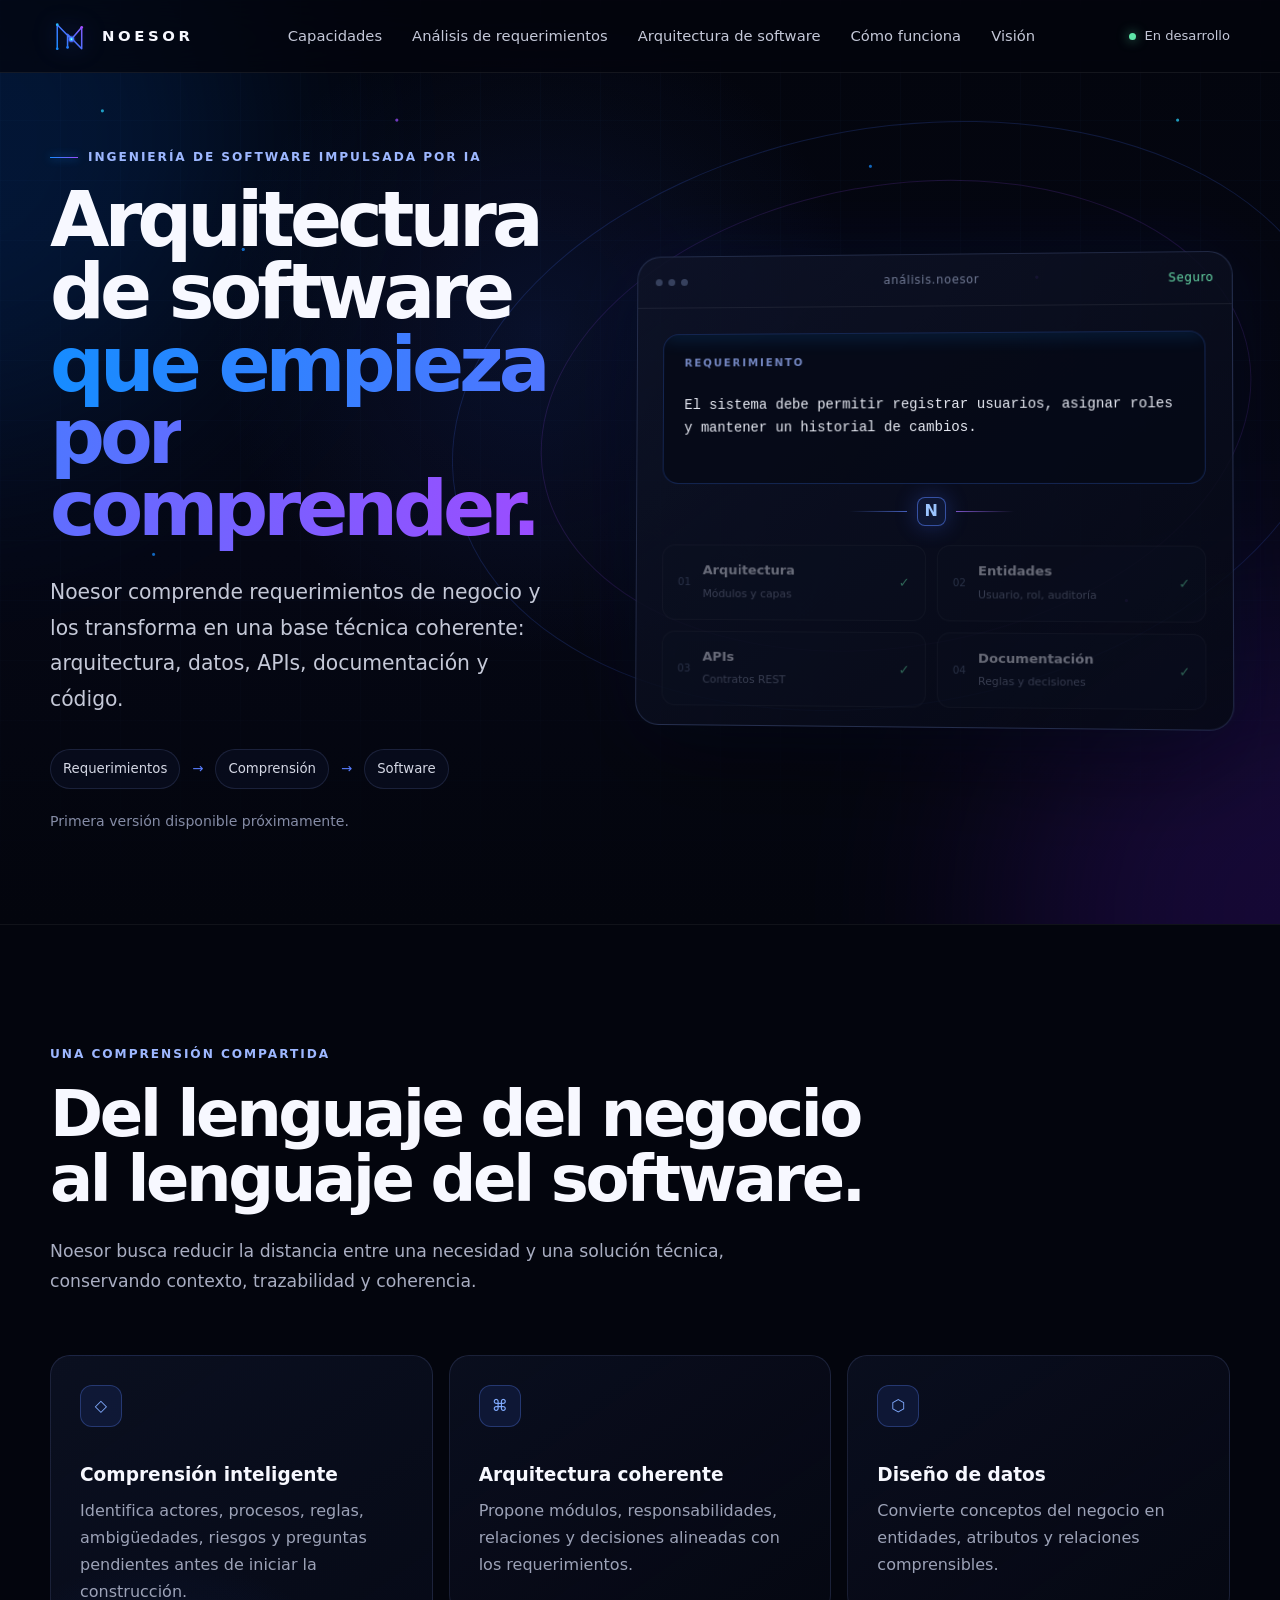
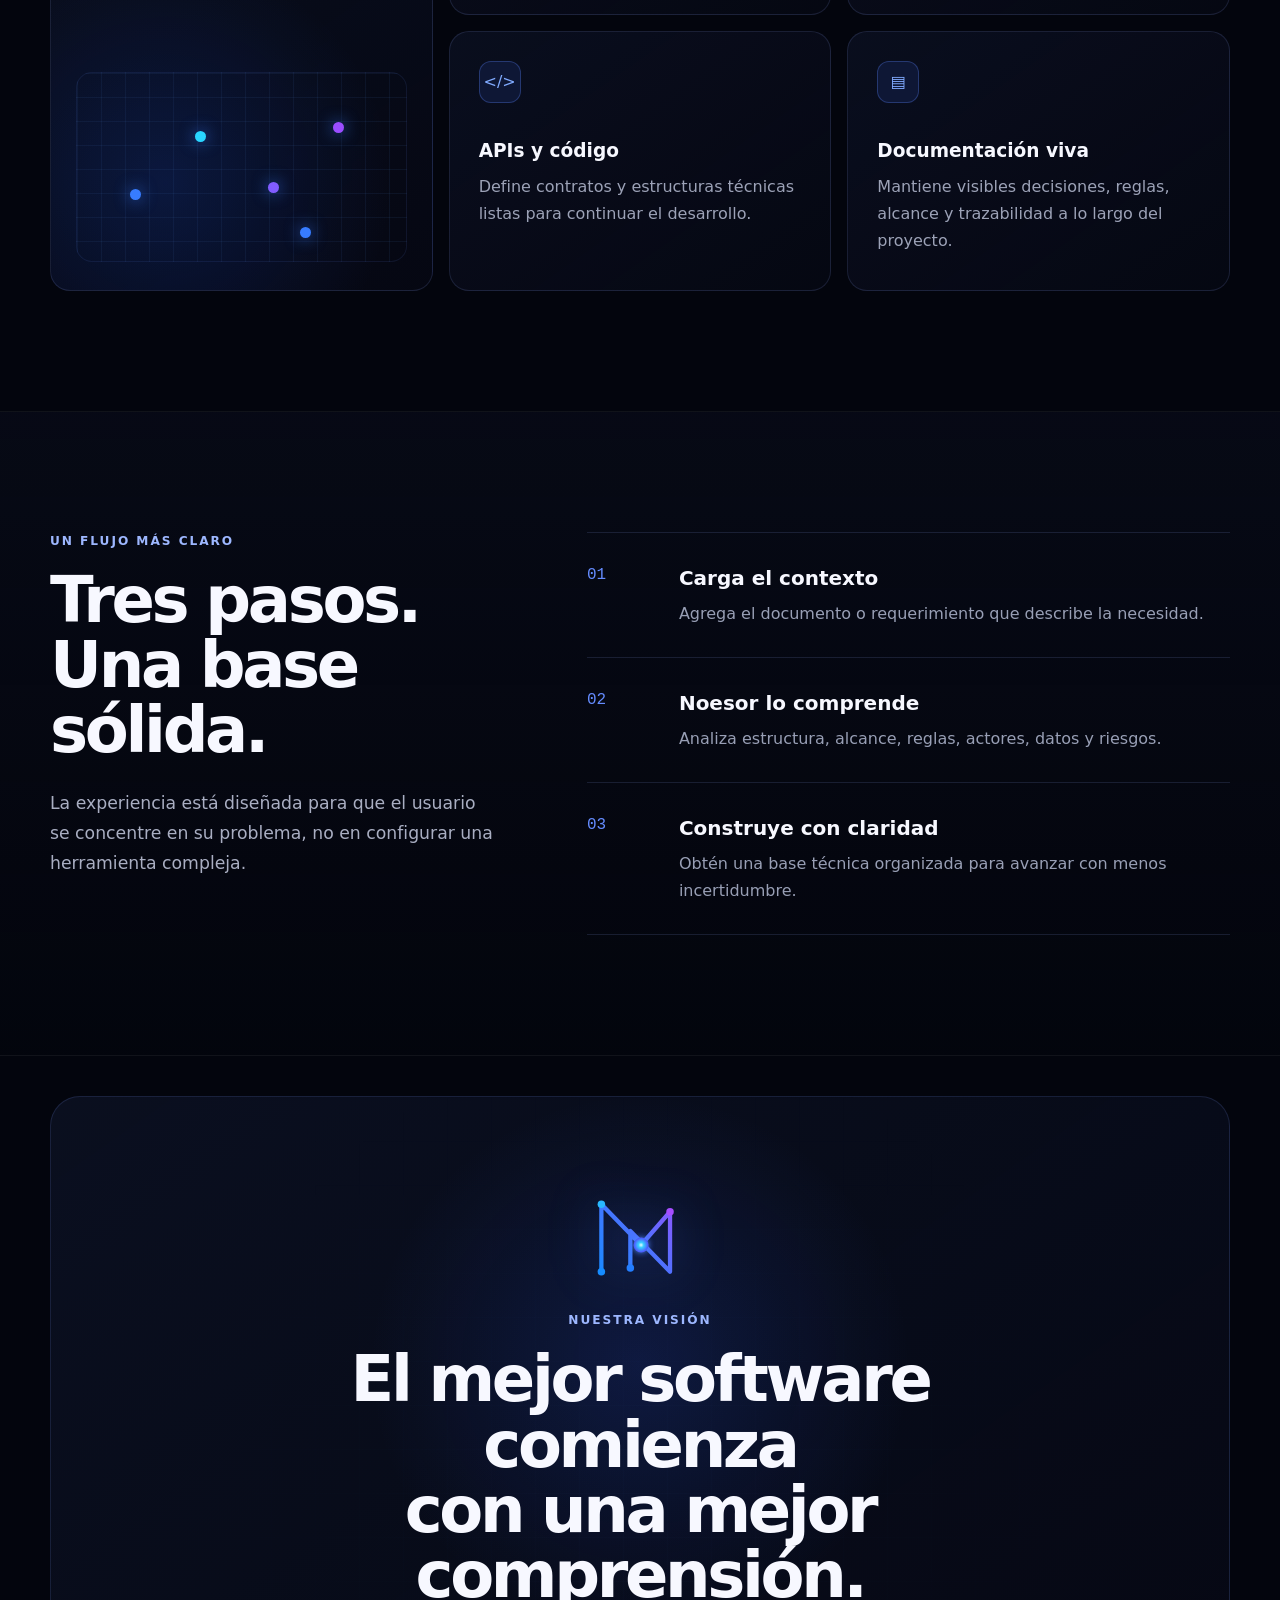
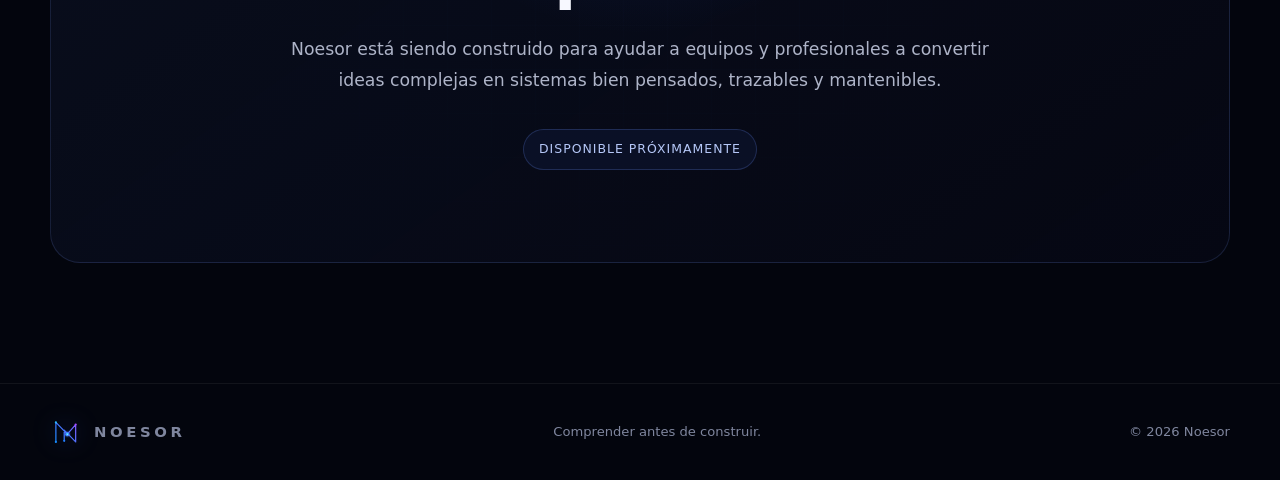
<file: index.html>
<!doctype html>
<html lang="es">
<head>
  <meta charset="utf-8">
  <meta name="viewport" content="width=device-width, initial-scale=1">
  <meta name="theme-color" content="#050713">
  <meta name="color-scheme" content="dark">

  <title>Noesor | IA para requisitos y arquitectura de software</title>

  <meta name="description" content="Noesor transforma requerimientos de software en arquitectura, modelos de datos, APIs, documentación técnica y código mediante inteligencia artificial.">

  <meta name="robots" content="index, follow, max-image-preview:large">

  <meta name="msvalidate.01" content="D009B9357BD03A535116526F1541DCE7" />

  <link rel="canonical" href="https://noesor.com/">

  <meta property="og:type" content="website">
  <meta property="og:locale" content="es_CO">
  <meta property="og:site_name" content="Noesor">
  <meta property="og:title" content="Noesor | Comprender antes de construir">
  <meta property="og:description" content="Transformamos requerimientos de software en arquitectura, modelos de datos, APIs, documentación técnica y código.">
  <meta property="og:url" content="https://noesor.com/">
  <meta property="og:image" content="https://noesor.com/assets/noesor-social.png">
  <meta property="og:image:width" content="1200">
  <meta property="og:image:height" content="630">
  <meta property="og:image:alt" content="Noesor: comprender antes de construir">

  <meta name="twitter:card" content="summary_large_image">
  <meta name="twitter:title" content="Noesor | Comprender antes de construir">
  <meta name="twitter:description" content="Ingeniería de software impulsada por inteligencia artificial.">
  <meta name="twitter:image" content="https://noesor.com/assets/noesor-social.png">

  <link rel="icon" href="favicon.svg" type="image/svg+xml">
  <link rel="manifest" href="site.webmanifest">
  <link rel="stylesheet" href="styles.css">

  <script type="application/ld+json">
  {
    "@context": "https://schema.org",
    "@type": "SoftwareApplication",
    "name": "Noesor",
    "applicationCategory": "DeveloperApplication",
    "operatingSystem": "Web",
    "url": "https://noesor.com/",
    "description": "Plataforma de inteligencia artificial para transformar requerimientos de software en arquitectura, modelos de datos, APIs, documentación técnica y código.",
    "inLanguage": "es"
  }
  </script>
</head>

<body>

  <a class="skip-link" href="#contenido">Saltar al contenido</a>

  <header class="site-header" id="inicio">
    <div class="container header-inner">

      <a class="brand" href="#inicio" aria-label="Ir al inicio de Noesor">
        <img src="assets/logo-noesor.svg" alt="" width="42" height="35">
        <span>NOESOR</span>
      </a>

      <nav aria-label="Navegación principal">
        <a href="#capacidades">Capacidades</a>
        <a href="/analisis-de-requerimientos/">Análisis de requerimientos</a>
        <a href="/arquitectura-de-software/">Arquitectura de software</a>
        <a href="#proceso">Cómo funciona</a>
        <a href="#vision">Visión</a>
      </nav>

      <span class="status">
        <i aria-hidden="true"></i>
        En desarrollo
      </span>

    </div>
  </header>

  <main id="contenido">

    <section class="hero" aria-labelledby="titulo-principal">

      <div class="grid" aria-hidden="true"></div>
      <div class="orb orb-blue" aria-hidden="true"></div>
      <div class="orb orb-purple" aria-hidden="true"></div>
      <div class="orbit orbit-one" aria-hidden="true"></div>
      <div class="orbit orbit-two" aria-hidden="true"></div>
      <div class="stars" aria-hidden="true"></div>

      <div class="container hero-layout">

        <div class="hero-copy">

          <p class="eyebrow">
            <span></span>
            Ingeniería de software impulsada por IA
          </p>

          <h1 id="titulo-principal">
            Arquitectura de software<br>
            <em>que empieza por comprender.</em>
          </h1>

          <p class="lead">
            Noesor comprende requerimientos de negocio y los transforma
            en una base técnica coherente: arquitectura, datos, APIs,
            documentación y código.
          </p>

          <div class="hero-signals" aria-label="Características principales">
            <span>Requerimientos</span>
            <b>→</b>
            <span>Comprensión</span>
            <b>→</b>
            <span>Software</span>
          </div>

          <p class="release-note">
            Primera versión disponible próximamente.
          </p>

        </div>

        <div class="demo-shell" aria-label="Demostración visual del análisis de Noesor">

          <div class="demo-topbar">

            <div class="window-dots" aria-hidden="true">
              <i></i>
              <i></i>
              <i></i>
            </div>

            <span>análisis.noesor</span>

            <span class="secure">
              Seguro
            </span>

          </div>

          <div class="demo-body">

            <div class="input-card">

              <div class="card-label">
                REQUERIMIENTO
              </div>

              <p id="requirement-text" aria-live="polite">
                El sistema debe permitir registrar usuarios, asignar roles
                y mantener un historial de cambios.
              </p>

              <div class="scan-line" aria-hidden="true"></div>

            </div>

            <div class="ai-bridge" aria-hidden="true">
              <span></span>
              <strong>N</strong>
              <span></span>
            </div>

            <div class="results-grid">

              <article>
                <i>01</i>
                <div>
                  <strong>Arquitectura</strong>
                  <small>Módulos y capas</small>
                </div>
                <b>✓</b>
              </article>

              <article>
                <i>02</i>
                <div>
                  <strong>Entidades</strong>
                  <small>Usuario, rol, auditoría</small>
                </div>
                <b>✓</b>
              </article>

              <article>
                <i>03</i>
                <div>
                  <strong>APIs</strong>
                  <small>Contratos REST</small>
                </div>
                <b>✓</b>
              </article>

              <article>
                <i>04</i>
                <div>
                  <strong>Documentación</strong>
                  <small>Reglas y decisiones</small>
                </div>
                <b>✓</b>
              </article>

            </div>

          </div>

        </div>

      </div>

    </section>


    <section
      class="section"
      id="capacidades"
      aria-labelledby="titulo-capacidades">

      <div class="container">

        <p class="section-kicker">
          Una comprensión compartida
        </p>

        <h2 id="titulo-capacidades">
          Del lenguaje del negocio<br>
          al lenguaje del software.
        </h2>

        <p class="section-intro">
          Noesor busca reducir la distancia entre una necesidad y una
          solución técnica, conservando contexto, trazabilidad y coherencia.
        </p>

        <div class="capability-grid">

          <article class="capability featured">

            <span class="cap-icon">◇</span>

            <h3>
              Comprensión inteligente
            </h3>

            <p>
              Identifica actores, procesos, reglas, ambigüedades,
              riesgos y preguntas pendientes antes de iniciar la construcción.
            </p>

            <div class="mini-map" aria-hidden="true">
              <i></i>
              <i></i>
              <i></i>
              <i></i>
              <i></i>
            </div>

          </article>


          <article class="capability">

            <span class="cap-icon">⌘</span>

            <h3>
              Arquitectura coherente
            </h3>

            <p>
              Propone módulos, responsabilidades, relaciones y decisiones
              alineadas con los requerimientos.
            </p>

          </article>


          <article class="capability">

            <span class="cap-icon">⬡</span>

            <h3>
              Diseño de datos
            </h3>

            <p>
              Convierte conceptos del negocio en entidades,
              atributos y relaciones comprensibles.
            </p>

          </article>


          <article class="capability">

            <span class="cap-icon">&lt;/&gt;</span>

            <h3>
              APIs y código
            </h3>

            <p>
              Define contratos y estructuras técnicas listas
              para continuar el desarrollo.
            </p>

          </article>


          <article class="capability">

            <span class="cap-icon">▤</span>

            <h3>
              Documentación viva
            </h3>

            <p>
              Mantiene visibles decisiones, reglas, alcance y trazabilidad
              a lo largo del proyecto.
            </p>

          </article>

        </div>

      </div>

    </section>


    <section
      class="section process-section"
      id="proceso"
      aria-labelledby="titulo-proceso">

      <div class="container process-layout">

        <div>

          <p class="section-kicker">
            Un flujo más claro
          </p>

          <h2 id="titulo-proceso">
            Tres pasos.<br>
            Una base sólida.
          </h2>

          <p class="section-intro">
            La experiencia está diseñada para que el usuario se concentre
            en su problema, no en configurar una herramienta compleja.
          </p>

        </div>


        <ol class="steps">

          <li>

            <span>01</span>

            <div>

              <h3>
                Carga el contexto
              </h3>

              <p>
                Agrega el documento o requerimiento que describe la necesidad.
              </p>

            </div>

          </li>


          <li>

            <span>02</span>

            <div>

              <h3>
                Noesor lo comprende
              </h3>

              <p>
                Analiza estructura, alcance, reglas, actores, datos y riesgos.
              </p>

            </div>

          </li>


          <li>

            <span>03</span>

            <div>

              <h3>
                Construye con claridad
              </h3>

              <p>
                Obtén una base técnica organizada para avanzar
                con menos incertidumbre.
              </p>

            </div>

          </li>

        </ol>

      </div>

    </section>


    <section
      class="section vision-section"
      id="vision"
      aria-labelledby="titulo-vision">

      <div class="container vision-card">

        <img
          src="assets/logo-noesor.svg"
          alt="Símbolo de Noesor"
          width="118"
          height="97">

        <p class="section-kicker">
          Nuestra visión
        </p>

        <h2 id="titulo-vision">
          El mejor software comienza<br>
          con una mejor comprensión.
        </h2>

        <p>
          Noesor está siendo construido para ayudar a equipos y profesionales
          a convertir ideas complejas en sistemas bien pensados,
          trazables y mantenibles.
        </p>

        <span class="coming">
          Disponible próximamente
        </span>

      </div>

    </section>

  </main>


  <footer class="site-footer">

    <div class="container footer-inner">

      <a class="brand" href="#inicio" aria-label="Noesor">

        <img
          src="assets/logo-noesor.svg"
          alt=""
          width="34"
          height="28">

        <span>
          NOESOR
        </span>

      </a>

      <p>
        Comprender antes de construir.
      </p>

      <p>
        © 2026 Noesor
      </p>

    </div>

  </footer>

  <script src="script.js" defer></script>

</body>
</html>
</file>
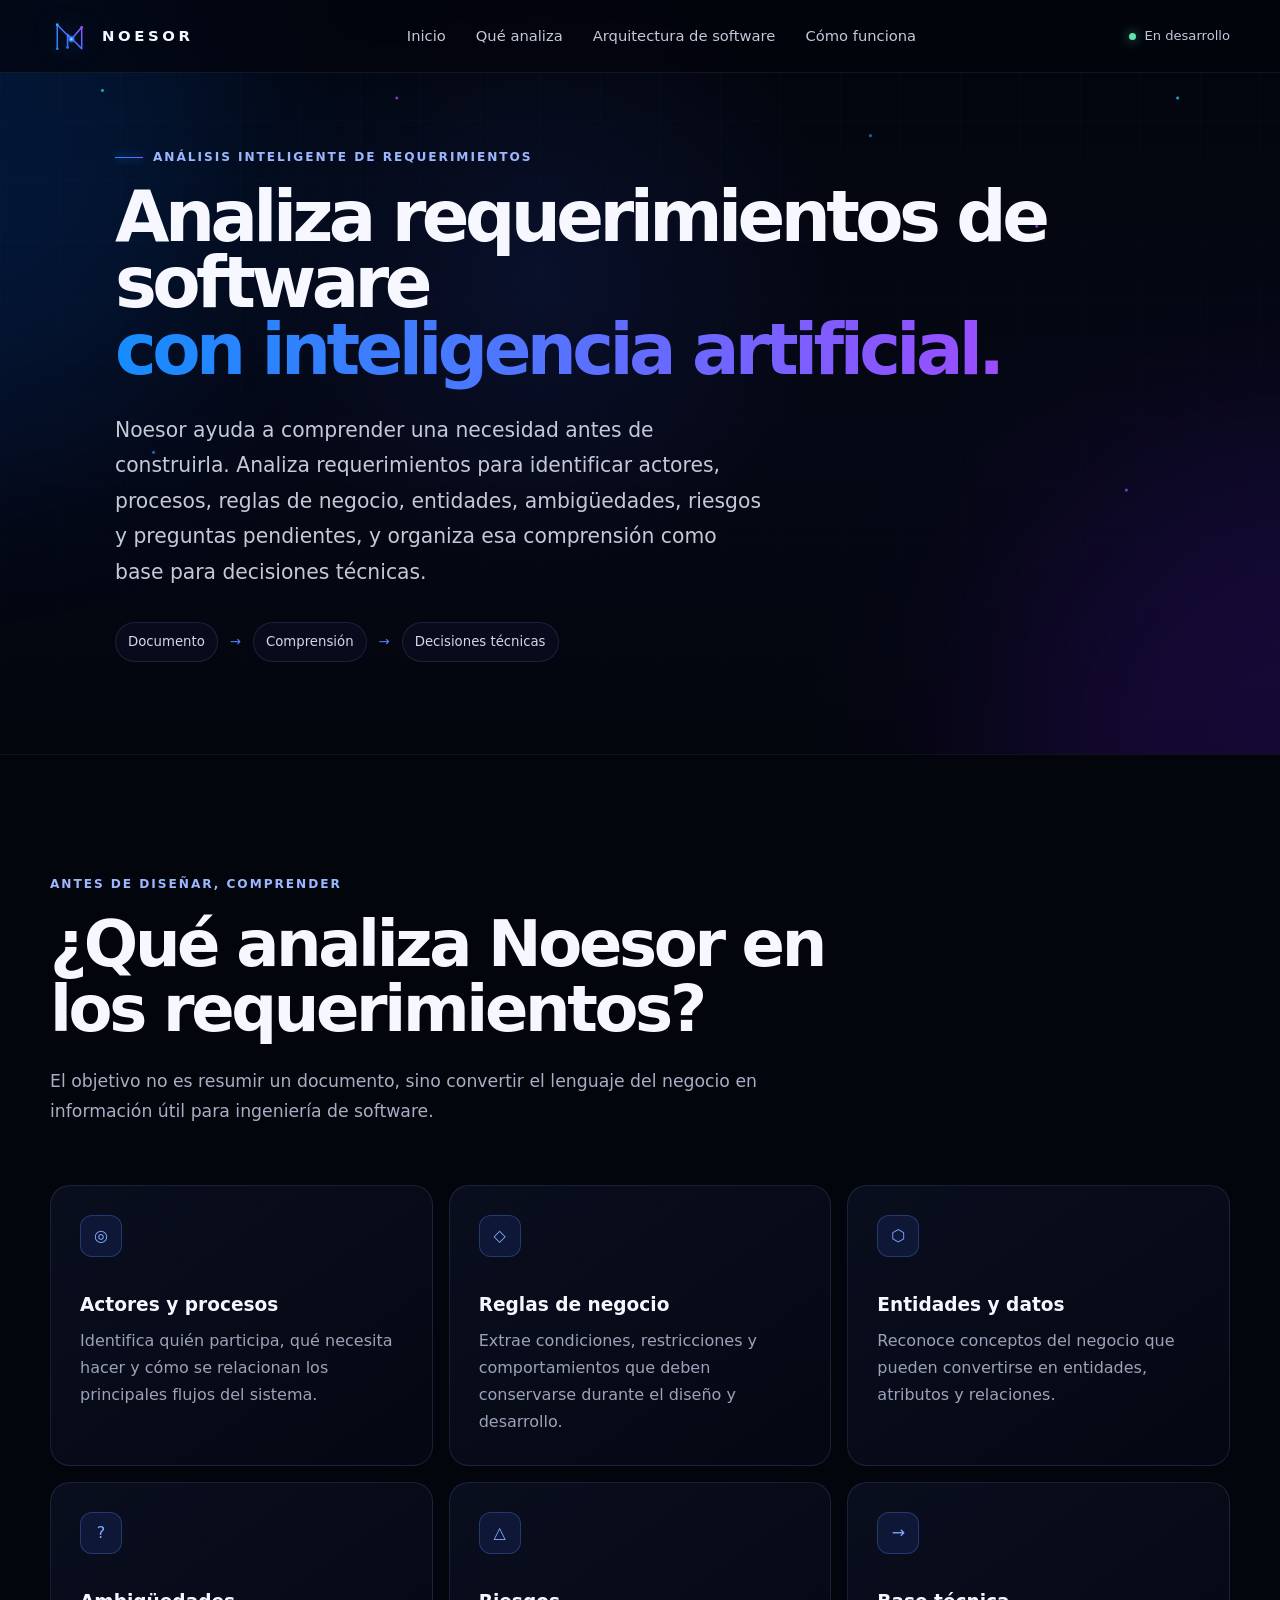
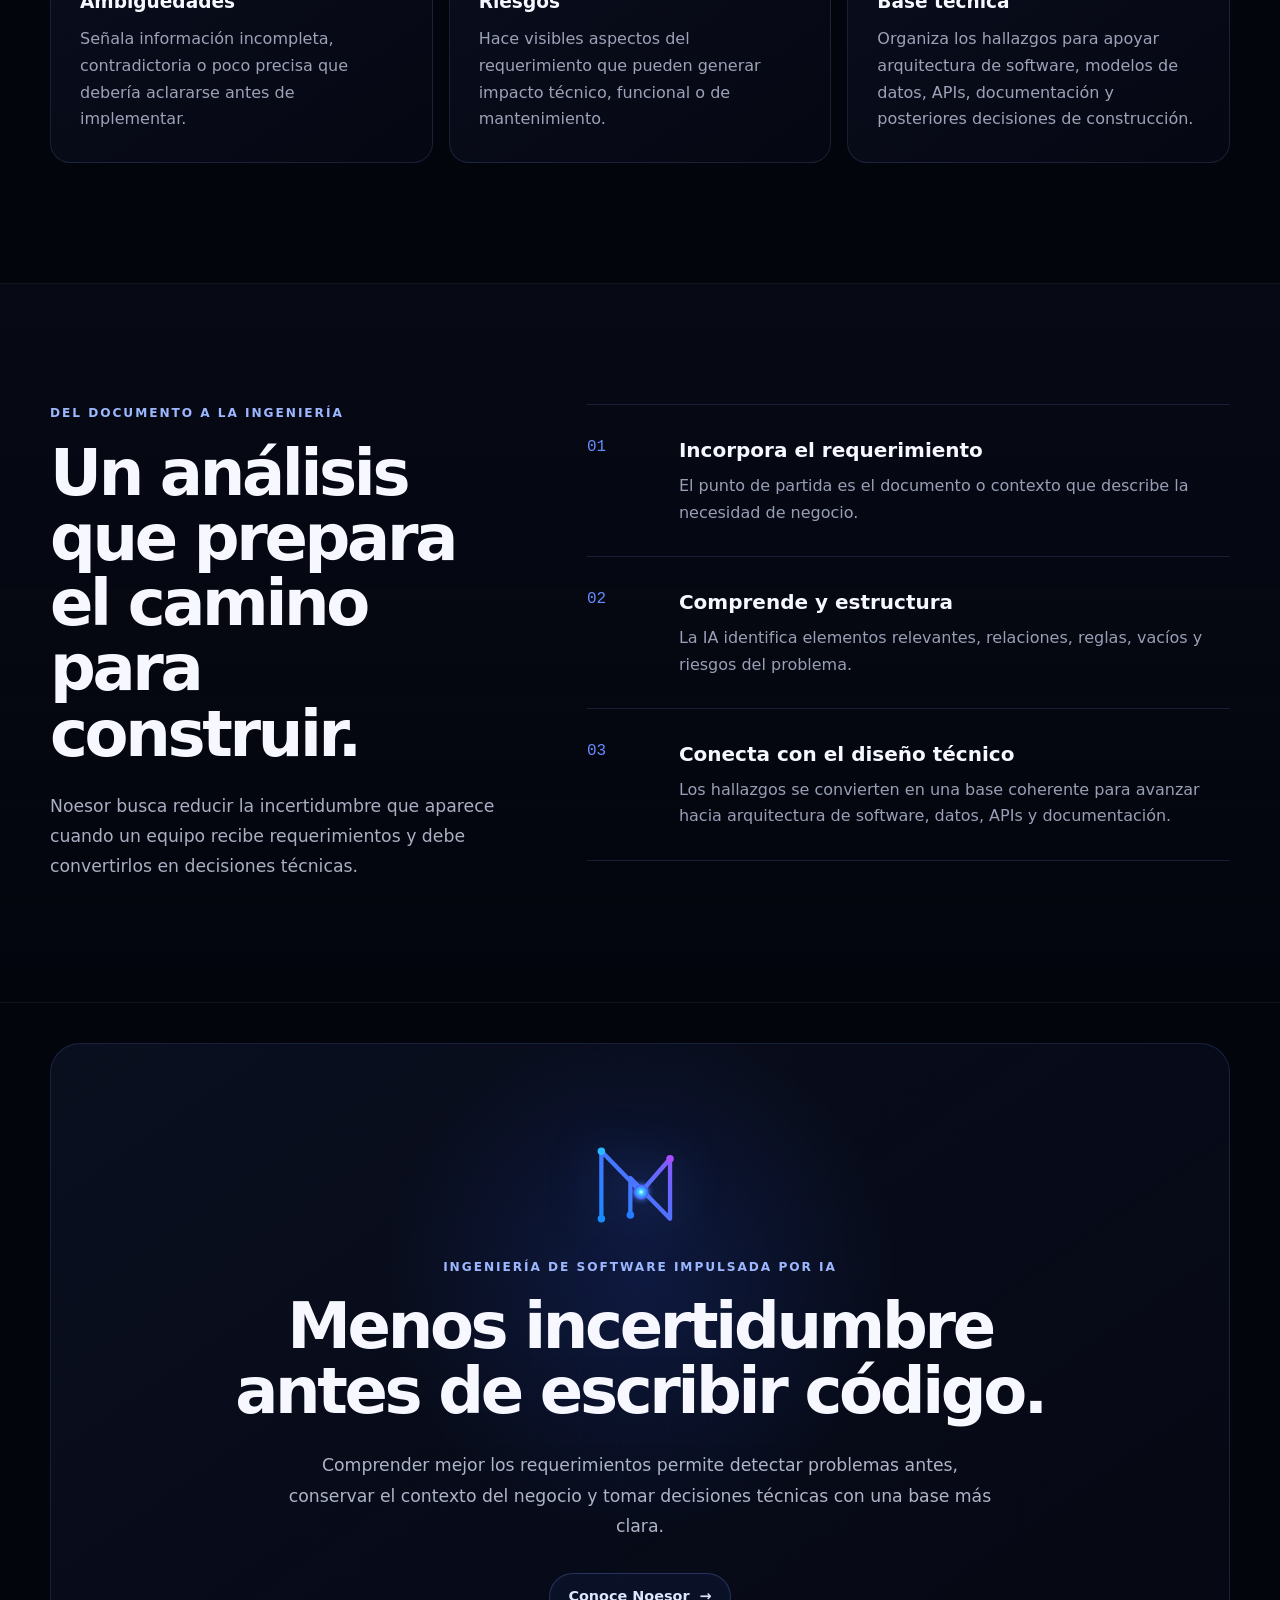
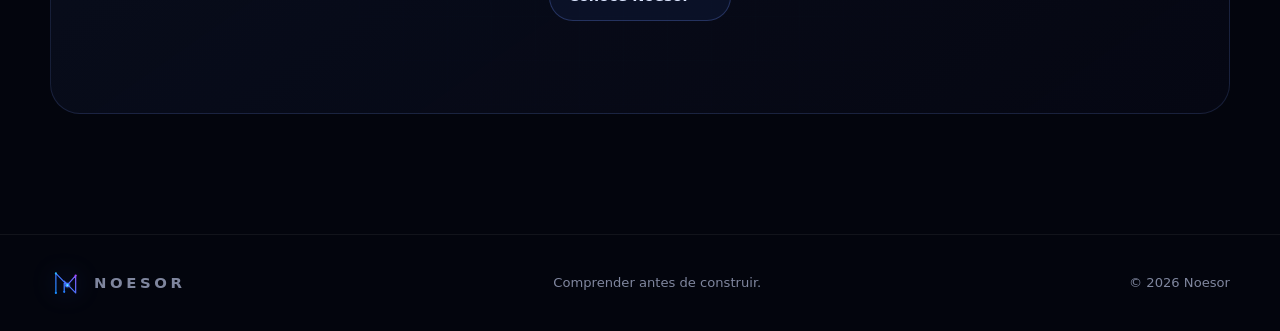
<file: analisis-de-requerimientos/index.html>
<!doctype html>
<html lang="es">

<head>
  <meta charset="utf-8">

  <meta
    name="viewport"
    content="width=device-width, initial-scale=1">

  <meta
    name="theme-color"
    content="#050713">

  <meta
    name="color-scheme"
    content="dark">

  <title>
    Análisis de requerimientos de software con IA | Noesor
  </title>

  <meta
    name="description"
    content="Analiza requerimientos de software con inteligencia artificial. Noesor identifica actores, reglas de negocio, entidades, ambigüedades y riesgos para convertir necesidades de negocio en una base técnica clara.">

  <meta
    name="robots"
    content="index, follow, max-image-preview:large">

  <link
    rel="canonical"
    href="https://noesor.com/analisis-de-requerimientos/">

  <!-- Open Graph -->

  <meta
    property="og:type"
    content="website">

  <meta
    property="og:locale"
    content="es_CO">

  <meta
    property="og:site_name"
    content="Noesor">

  <meta
    property="og:title"
    content="Análisis de requerimientos de software con IA | Noesor">

  <meta
    property="og:description"
    content="Convierte requerimientos de negocio en una base técnica clara mediante inteligencia artificial.">

  <meta
    property="og:url"
    content="https://noesor.com/analisis-de-requerimientos/">

  <meta
    property="og:image"
    content="https://noesor.com/assets/noesor-social.png">

  <meta
    property="og:image:width"
    content="1200">

  <meta
    property="og:image:height"
    content="630">

  <meta
    property="og:image:alt"
    content="Noesor - Análisis de requerimientos de software con inteligencia artificial">

  <!-- Twitter / X -->

  <meta
    name="twitter:card"
    content="summary_large_image">

  <meta
    name="twitter:title"
    content="Análisis de requerimientos de software con IA | Noesor">

  <meta
    name="twitter:description"
    content="Identifica actores, reglas de negocio, entidades, ambigüedades y riesgos antes de construir software.">

  <meta
    name="twitter:image"
    content="https://noesor.com/assets/noesor-social.png">

  <!-- Recursos -->

  <link
    rel="icon"
    href="../favicon.svg"
    type="image/svg+xml">

  <link
    rel="manifest"
    href="../site.webmanifest">

  <link
    rel="stylesheet"
    href="../styles.css">

  <!-- Datos estructurados -->

  <script type="application/ld+json">
  {
    "@context": "https://schema.org",
    "@type": "WebPage",
    "name": "Análisis de requerimientos de software con inteligencia artificial",
    "url": "https://noesor.com/analisis-de-requerimientos/",
    "description": "Noesor analiza requerimientos de software con inteligencia artificial para identificar actores, procesos, reglas de negocio, entidades, ambigüedades y riesgos.",
    "inLanguage": "es",
    "isPartOf": {
      "@type": "WebSite",
      "name": "Noesor",
      "url": "https://noesor.com/"
    },
    "about": [
      {
        "@type": "Thing",
        "name": "Análisis de requerimientos de software"
      },
      {
        "@type": "Thing",
        "name": "Ingeniería de software"
      },
      {
        "@type": "Thing",
        "name": "Inteligencia artificial"
      }
    ]
  }
  </script>

</head>

<body>

  <a
    class="skip-link"
    href="#contenido">
    Saltar al contenido
  </a>

  <!-- CABECERA -->

  <header
    class="site-header"
    id="inicio">

    <div class="container header-inner">

      <a
        class="brand"
        href="/"
        aria-label="Ir al inicio de Noesor">

        <img
          src="../assets/logo-noesor.svg"
          alt=""
          width="42"
          height="35">

        <span>NOESOR</span>

      </a>

      <nav aria-label="Navegación principal">

        <a href="/">Inicio</a>
        <a href="#que-analiza">Qué analiza</a>
        <a href="/arquitectura-de-software/">Arquitectura de software</a>
        <a href="#proceso">Cómo funciona</a>

      </nav>

      <span class="status">
        <i aria-hidden="true"></i>
        En desarrollo
      </span>

    </div>

  </header>


  <main id="contenido">

    <!-- HERO -->

    <section
      class="hero seo-hero"
      aria-labelledby="titulo-principal">

      <div
        class="grid"
        aria-hidden="true">
      </div>

      <div
        class="orb orb-blue"
        aria-hidden="true">
      </div>

      <div
        class="orb orb-purple"
        aria-hidden="true">
      </div>

      <div
        class="stars"
        aria-hidden="true">
      </div>

      <div class="container seo-hero-copy">

        <p class="eyebrow">

          <span></span>

          Análisis inteligente de requerimientos

        </p>

        <!-- ÚNICO H1 DE LA PÁGINA -->

        <h1 id="titulo-principal">
          Analiza requerimientos de software<br>
          <em>con inteligencia artificial.</em>
        </h1>

        <p class="lead">

          Noesor ayuda a comprender una necesidad antes de construirla.

          Analiza requerimientos para identificar actores, procesos,
          reglas de negocio, entidades, ambigüedades, riesgos y preguntas
          pendientes, y organiza esa comprensión como base para decisiones
          técnicas.

        </p>

        <div
          class="hero-signals"
          aria-label="Flujo de análisis">

          <span>
            Documento
          </span>

          <b>→</b>

          <span>
            Comprensión
          </span>

          <b>→</b>

          <span>
            Decisiones técnicas
          </span>

        </div>

      </div>

    </section>


    <!-- QUÉ ANALIZA -->

    <section
      class="section"
      id="que-analiza"
      aria-labelledby="titulo-analisis">

      <div class="container">

        <p class="section-kicker">
          Antes de diseñar, comprender
        </p>

        <h2 id="titulo-analisis">
          ¿Qué analiza Noesor en los requerimientos?
        </h2>

        <p class="section-intro">

          El objetivo no es resumir un documento, sino convertir
          el lenguaje del negocio en información útil para
          ingeniería de software.

        </p>


        <div class="capability-grid seo-grid">

          <article class="capability">

            <span class="cap-icon">
              ◎
            </span>

            <h3>
              Actores y procesos
            </h3>

            <p>
              Identifica quién participa, qué necesita hacer y cómo
              se relacionan los principales flujos del sistema.
            </p>

          </article>


          <article class="capability">

            <span class="cap-icon">
              ◇
            </span>

            <h3>
              Reglas de negocio
            </h3>

            <p>
              Extrae condiciones, restricciones y comportamientos
              que deben conservarse durante el diseño y desarrollo.
            </p>

          </article>


          <article class="capability">

            <span class="cap-icon">
              ⬡
            </span>

            <h3>
              Entidades y datos
            </h3>

            <p>
              Reconoce conceptos del negocio que pueden convertirse
              en entidades, atributos y relaciones.
            </p>

          </article>


          <article class="capability">

            <span class="cap-icon">
              ?
            </span>

            <h3>
              Ambigüedades
            </h3>

            <p>
              Señala información incompleta, contradictoria o poco
              precisa que debería aclararse antes de implementar.
            </p>

          </article>


          <article class="capability">

            <span class="cap-icon">
              △
            </span>

            <h3>
              Riesgos
            </h3>

            <p>
              Hace visibles aspectos del requerimiento que pueden
              generar impacto técnico, funcional o de mantenimiento.
            </p>

          </article>


          <article class="capability">

            <span class="cap-icon">
              →
            </span>

            <h3>
              Base técnica
            </h3>

            <p>
              Organiza los hallazgos para apoyar arquitectura de software,
              modelos de datos, APIs, documentación y posteriores
              decisiones de construcción.
            </p>

          </article>

        </div>

      </div>

    </section>


    <!-- PROCESO -->

    <section
      class="section process-section"
      id="proceso"
      aria-labelledby="titulo-proceso">

      <div class="container process-layout">

        <div>

          <p class="section-kicker">
            Del documento a la ingeniería
          </p>

          <h2 id="titulo-proceso">
            Un análisis que prepara el camino para construir.
          </h2>

          <p class="section-intro">

            Noesor busca reducir la incertidumbre que aparece cuando
            un equipo recibe requerimientos y debe convertirlos en
            decisiones técnicas.

          </p>

        </div>


        <ol class="steps">

          <li>

            <span>
              01
            </span>

            <div>

              <h3>
                Incorpora el requerimiento
              </h3>

              <p>
                El punto de partida es el documento o contexto
                que describe la necesidad de negocio.
              </p>

            </div>

          </li>


          <li>

            <span>
              02
            </span>

            <div>

              <h3>
                Comprende y estructura
              </h3>

              <p>
                La IA identifica elementos relevantes, relaciones,
                reglas, vacíos y riesgos del problema.
              </p>

            </div>

          </li>


          <li>

            <span>
              03
            </span>

            <div>

              <h3>
                Conecta con el diseño técnico
              </h3>

              <p>
                Los hallazgos se convierten en una base coherente
                para avanzar hacia arquitectura de software,
                datos, APIs y documentación.
              </p>

            </div>

          </li>

        </ol>

      </div>

    </section>


    <!-- CIERRE -->

    <section class="section vision-section">

      <div class="container vision-card">

        <img
          src="../assets/logo-noesor.svg"
          alt="Símbolo de Noesor"
          width="118"
          height="97">

        <p class="section-kicker">
          Ingeniería de software impulsada por IA
        </p>

        <h2>
          Menos incertidumbre antes de escribir código.
        </h2>

        <p>

          Comprender mejor los requerimientos permite detectar
          problemas antes, conservar el contexto del negocio y
          tomar decisiones técnicas con una base más clara.

        </p>

        <a
          class="seo-cta"
          href="/">

          Conoce Noesor

          <span aria-hidden="true">
            →
          </span>

        </a>

      </div>

    </section>

  </main>


  <!-- FOOTER -->

  <footer class="site-footer">

    <div class="container footer-inner">

      <a
        class="brand"
        href="/"
        aria-label="Noesor">

        <img
          src="../assets/logo-noesor.svg"
          alt=""
          width="34"
          height="28">

        <span>
          NOESOR
        </span>

      </a>

      <p>
        Comprender antes de construir.
      </p>

      <p>
        © 2026 Noesor
      </p>

    </div>

  </footer>

</body>

</html>
</file>
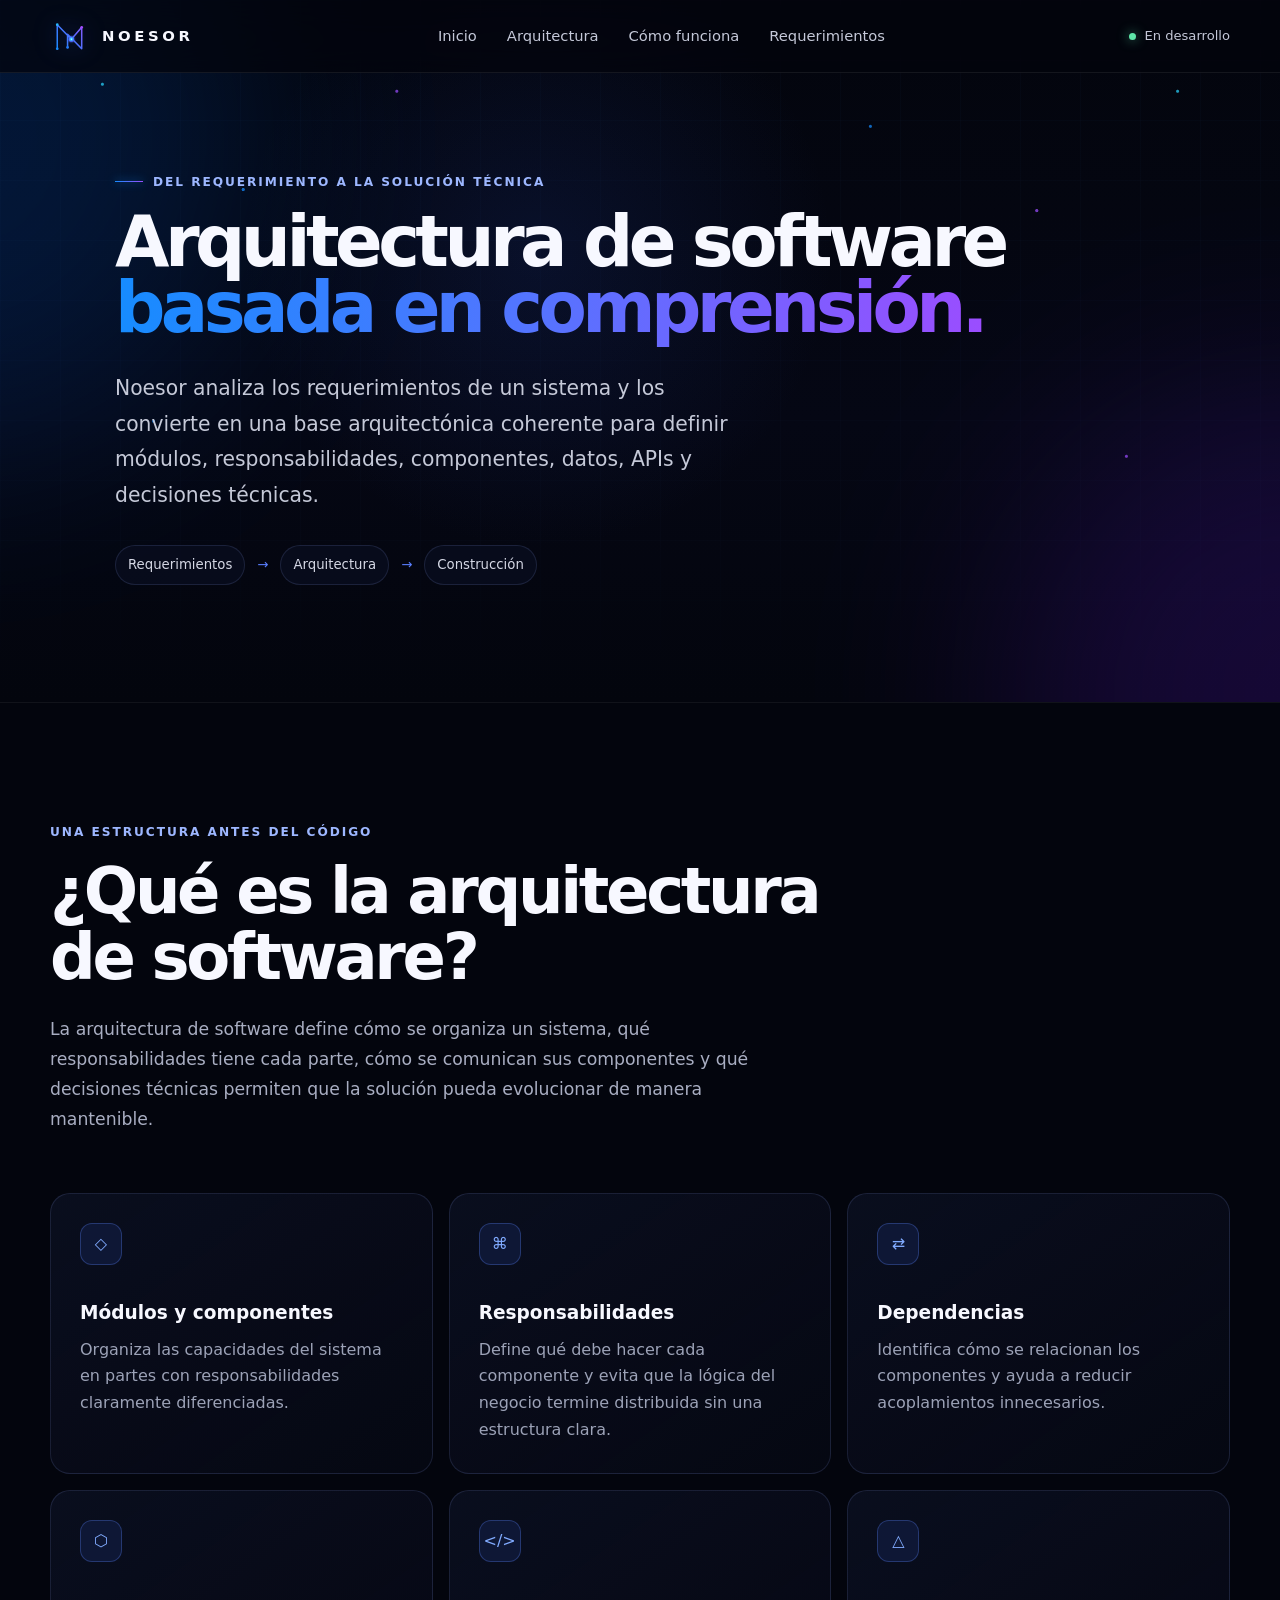
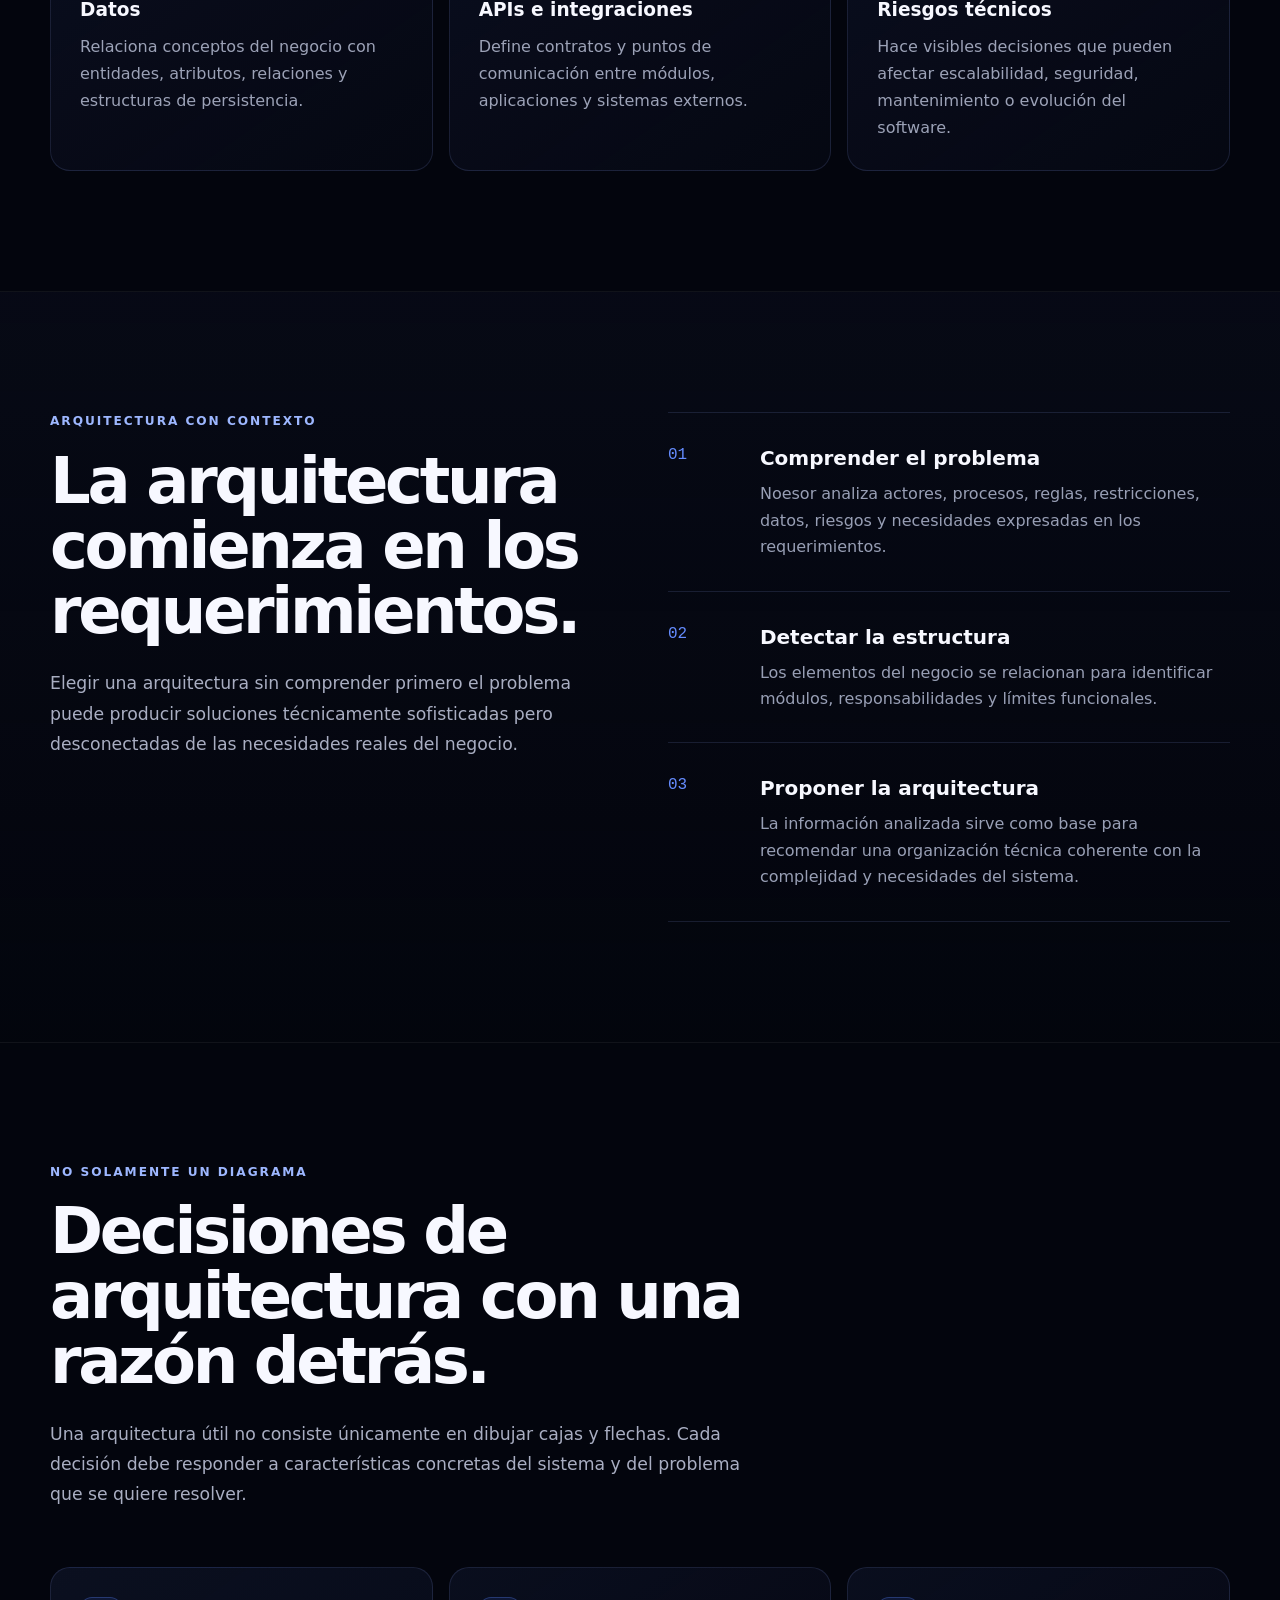
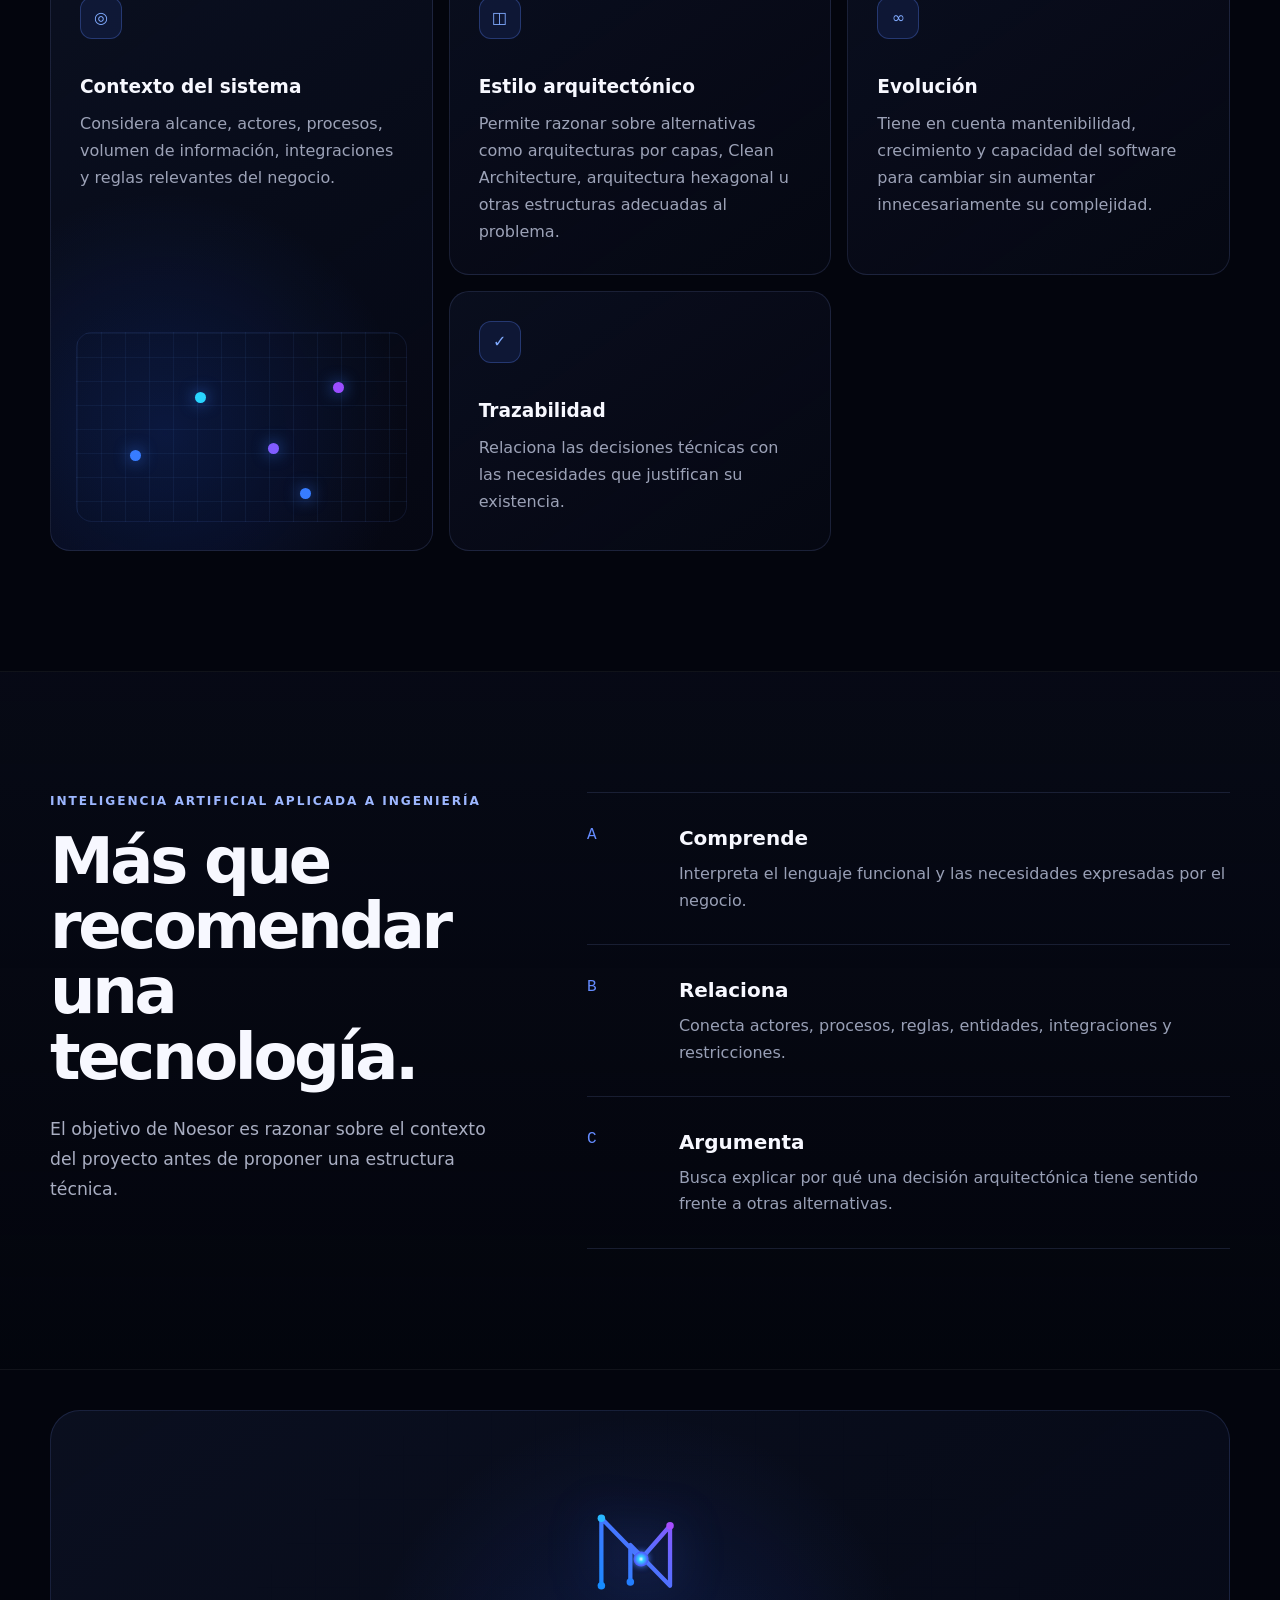
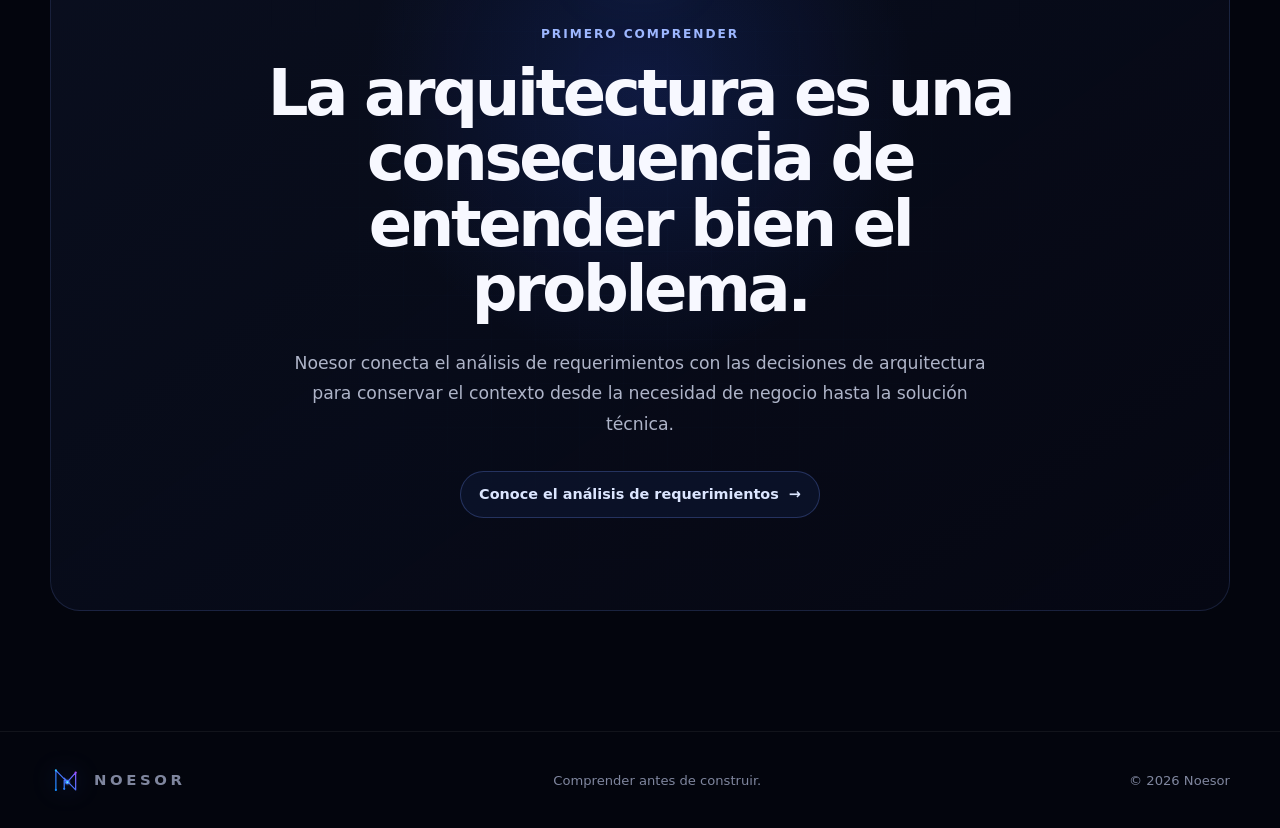
<file: arquitectura-de-software/index.html>
<!doctype html>
<html lang="es">

<head>
  <meta charset="utf-8">

  <meta
    name="viewport"
    content="width=device-width, initial-scale=1">

  <meta
    name="theme-color"
    content="#050713">

  <meta
    name="color-scheme"
    content="dark">

  <title>Arquitectura de software con IA | Noesor</title>

  <meta
    name="description"
    content="Arquitectura de software basada en requerimientos. Noesor utiliza inteligencia artificial para transformar necesidades de negocio en módulos, componentes, responsabilidades, datos, APIs y decisiones técnicas coherentes.">

  <meta
    name="robots"
    content="index, follow, max-image-preview:large">

  <link
    rel="canonical"
    href="https://noesor.com/arquitectura-de-software/">

  <!-- Open Graph -->

  <meta
    property="og:type"
    content="website">

  <meta
    property="og:locale"
    content="es_CO">

  <meta
    property="og:site_name"
    content="Noesor">

  <meta
    property="og:title"
    content="Arquitectura de software con IA | Noesor">

  <meta
    property="og:description"
    content="Convierte requerimientos de negocio en una arquitectura de software coherente mediante inteligencia artificial.">

  <meta
    property="og:url"
    content="https://noesor.com/arquitectura-de-software/">

  <meta
    property="og:image"
    content="https://noesor.com/assets/noesor-social.png">

  <meta
    property="og:image:width"
    content="1200">

  <meta
    property="og:image:height"
    content="630">

  <meta
    property="og:image:alt"
    content="Noesor - Arquitectura de software con inteligencia artificial">

  <!-- Twitter / X -->

  <meta
    name="twitter:card"
    content="summary_large_image">

  <meta
    name="twitter:title"
    content="Arquitectura de software con IA | Noesor">

  <meta
    name="twitter:description"
    content="Transforma requerimientos en módulos, componentes, responsabilidades, datos y APIs con una arquitectura coherente.">

  <meta
    name="twitter:image"
    content="https://noesor.com/assets/noesor-social.png">

  <!-- Recursos -->

  <link
    rel="icon"
    href="../favicon.svg"
    type="image/svg+xml">

  <link
    rel="manifest"
    href="../site.webmanifest">

  <link
    rel="stylesheet"
    href="../styles.css">

  <!-- Datos estructurados -->

  <script type="application/ld+json">
  {
    "@context": "https://schema.org",
    "@graph": [
      {
        "@type": "WebPage",
        "@id": "https://noesor.com/arquitectura-de-software/#webpage",
        "url": "https://noesor.com/arquitectura-de-software/",
        "name": "Arquitectura de software con IA | Noesor",
        "description": "Arquitectura de software basada en requerimientos mediante inteligencia artificial.",
        "inLanguage": "es",
        "isPartOf": {
          "@type": "WebSite",
          "@id": "https://noesor.com/#website",
          "name": "Noesor",
          "url": "https://noesor.com/"
        },
        "about": [
          {
            "@type": "Thing",
            "name": "Arquitectura de software"
          },
          {
            "@type": "Thing",
            "name": "Ingeniería de software"
          },
          {
            "@type": "Thing",
            "name": "Inteligencia artificial"
          },
          {
            "@type": "Thing",
            "name": "Análisis de requerimientos"
          }
        ]
      },
      {
        "@type": "BreadcrumbList",
        "itemListElement": [
          {
            "@type": "ListItem",
            "position": 1,
            "name": "Noesor",
            "item": "https://noesor.com/"
          },
          {
            "@type": "ListItem",
            "position": 2,
            "name": "Arquitectura de software",
            "item": "https://noesor.com/arquitectura-de-software/"
          }
        ]
      }
    ]
  }
  </script>

</head>

<body>

  <a
    class="skip-link"
    href="#contenido">
    Saltar al contenido
  </a>

  <!-- CABECERA -->

  <header
    class="site-header"
    id="inicio">

    <div class="container header-inner">

      <a
        class="brand"
        href="/"
        aria-label="Ir al inicio de Noesor">

        <img
          src="../assets/logo-noesor.svg"
          alt=""
          width="42"
          height="35">

        <span>NOESOR</span>

      </a>

      <nav aria-label="Navegación principal">

        <a href="/">
          Inicio
        </a>

        <a href="#arquitectura">
          Arquitectura
        </a>

        <a href="#proceso">
          Cómo funciona
        </a>

        <a href="/analisis-de-requerimientos/">
          Requerimientos
        </a>

      </nav>

      <span class="status">
        <i aria-hidden="true"></i>
        En desarrollo
      </span>

    </div>

  </header>


  <main id="contenido">

    <!-- HERO -->

    <section
      class="hero seo-hero"
      aria-labelledby="titulo-principal">

      <div
        class="grid"
        aria-hidden="true">
      </div>

      <div
        class="orb orb-blue"
        aria-hidden="true">
      </div>

      <div
        class="orb orb-purple"
        aria-hidden="true">
      </div>

      <div
        class="stars"
        aria-hidden="true">
      </div>

      <div class="container seo-hero-copy">

        <p class="eyebrow">

          <span></span>

          Del requerimiento a la solución técnica

        </p>

        <h1 id="titulo-principal">
          Arquitectura de software<br>
          <em>basada en comprensión.</em>
        </h1>

        <p class="lead">

          Noesor analiza los requerimientos de un sistema y los convierte
          en una base arquitectónica coherente para definir módulos,
          responsabilidades, componentes, datos, APIs y decisiones técnicas.

        </p>

        <div
          class="hero-signals"
          aria-label="Flujo de arquitectura de software">

          <span>Requerimientos</span>

          <b>→</b>

          <span>Arquitectura</span>

          <b>→</b>

          <span>Construcción</span>

        </div>

      </div>

    </section>


    <!-- QUÉ ES -->

    <section
      class="section"
      id="arquitectura"
      aria-labelledby="titulo-arquitectura">

      <div class="container">

        <p class="section-kicker">
          Una estructura antes del código
        </p>

        <h2 id="titulo-arquitectura">
          ¿Qué es la arquitectura de software?
        </h2>

        <p class="section-intro">

          La arquitectura de software define cómo se organiza un sistema,
          qué responsabilidades tiene cada parte, cómo se comunican sus
          componentes y qué decisiones técnicas permiten que la solución
          pueda evolucionar de manera mantenible.

        </p>


        <div class="capability-grid seo-grid">

          <article class="capability">

            <span class="cap-icon">
              ◇
            </span>

            <h3>
              Módulos y componentes
            </h3>

            <p>
              Organiza las capacidades del sistema en partes con
              responsabilidades claramente diferenciadas.
            </p>

          </article>


          <article class="capability">

            <span class="cap-icon">
              ⌘
            </span>

            <h3>
              Responsabilidades
            </h3>

            <p>
              Define qué debe hacer cada componente y evita que la lógica
              del negocio termine distribuida sin una estructura clara.
            </p>

          </article>


          <article class="capability">

            <span class="cap-icon">
              ⇄
            </span>

            <h3>
              Dependencias
            </h3>

            <p>
              Identifica cómo se relacionan los componentes y ayuda a
              reducir acoplamientos innecesarios.
            </p>

          </article>


          <article class="capability">

            <span class="cap-icon">
              ⬡
            </span>

            <h3>
              Datos
            </h3>

            <p>
              Relaciona conceptos del negocio con entidades, atributos,
              relaciones y estructuras de persistencia.
            </p>

          </article>


          <article class="capability">

            <span class="cap-icon">
              &lt;/&gt;
            </span>

            <h3>
              APIs e integraciones
            </h3>

            <p>
              Define contratos y puntos de comunicación entre módulos,
              aplicaciones y sistemas externos.
            </p>

          </article>


          <article class="capability">

            <span class="cap-icon">
              △
            </span>

            <h3>
              Riesgos técnicos
            </h3>

            <p>
              Hace visibles decisiones que pueden afectar escalabilidad,
              seguridad, mantenimiento o evolución del software.
            </p>

          </article>

        </div>

      </div>

    </section>


    <!-- DESDE REQUERIMIENTOS -->

    <section
      class="section process-section"
      id="proceso"
      aria-labelledby="titulo-proceso">

      <div class="container process-layout">

        <div>

          <p class="section-kicker">
            Arquitectura con contexto
          </p>

          <h2 id="titulo-proceso">
            La arquitectura comienza en los requerimientos.
          </h2>

          <p class="section-intro">

            Elegir una arquitectura sin comprender primero el problema
            puede producir soluciones técnicamente sofisticadas pero
            desconectadas de las necesidades reales del negocio.

          </p>

        </div>


        <ol class="steps">

          <li>

            <span>
              01
            </span>

            <div>

              <h3>
                Comprender el problema
              </h3>

              <p>
                Noesor analiza actores, procesos, reglas, restricciones,
                datos, riesgos y necesidades expresadas en los requerimientos.
              </p>

            </div>

          </li>


          <li>

            <span>
              02
            </span>

            <div>

              <h3>
                Detectar la estructura
              </h3>

              <p>
                Los elementos del negocio se relacionan para identificar
                módulos, responsabilidades y límites funcionales.
              </p>

            </div>

          </li>


          <li>

            <span>
              03
            </span>

            <div>

              <h3>
                Proponer la arquitectura
              </h3>

              <p>
                La información analizada sirve como base para recomendar
                una organización técnica coherente con la complejidad
                y necesidades del sistema.
              </p>

            </div>

          </li>

        </ol>

      </div>

    </section>


    <!-- DECISIONES ARQUITECTÓNICAS -->

    <section
      class="section"
      id="decisiones"
      aria-labelledby="titulo-decisiones">

      <div class="container">

        <p class="section-kicker">
          No solamente un diagrama
        </p>

        <h2 id="titulo-decisiones">
          Decisiones de arquitectura con una razón detrás.
        </h2>

        <p class="section-intro">

          Una arquitectura útil no consiste únicamente en dibujar cajas
          y flechas. Cada decisión debe responder a características
          concretas del sistema y del problema que se quiere resolver.

        </p>


        <div class="capability-grid">

          <article class="capability featured">

            <span class="cap-icon">
              ◎
            </span>

            <h3>
              Contexto del sistema
            </h3>

            <p>
              Considera alcance, actores, procesos, volumen de información,
              integraciones y reglas relevantes del negocio.
            </p>

            <div
              class="mini-map"
              aria-hidden="true">

              <i></i>
              <i></i>
              <i></i>
              <i></i>
              <i></i>

            </div>

          </article>


          <article class="capability">

            <span class="cap-icon">
              ◫
            </span>

            <h3>
              Estilo arquitectónico
            </h3>

            <p>
              Permite razonar sobre alternativas como arquitecturas
              por capas, Clean Architecture, arquitectura hexagonal
              u otras estructuras adecuadas al problema.
            </p>

          </article>


          <article class="capability">

            <span class="cap-icon">
              ∞
            </span>

            <h3>
              Evolución
            </h3>

            <p>
              Tiene en cuenta mantenibilidad, crecimiento y capacidad
              del software para cambiar sin aumentar innecesariamente
              su complejidad.
            </p>

          </article>


          <article class="capability">

            <span class="cap-icon">
              ✓
            </span>

            <h3>
              Trazabilidad
            </h3>

            <p>
              Relaciona las decisiones técnicas con las necesidades
              que justifican su existencia.
            </p>

          </article>

        </div>

      </div>

    </section>


    <!-- DIFERENCIA -->

    <section
      class="section process-section"
      id="ia"
      aria-labelledby="titulo-ia">

      <div class="container process-layout">

        <div>

          <p class="section-kicker">
            Inteligencia artificial aplicada a ingeniería
          </p>

          <h2 id="titulo-ia">
            Más que recomendar una tecnología.
          </h2>

          <p class="section-intro">

            El objetivo de Noesor es razonar sobre el contexto del proyecto
            antes de proponer una estructura técnica.

          </p>

        </div>


        <ol class="steps">

          <li>

            <span>
              A
            </span>

            <div>

              <h3>
                Comprende
              </h3>

              <p>
                Interpreta el lenguaje funcional y las necesidades
                expresadas por el negocio.
              </p>

            </div>

          </li>


          <li>

            <span>
              B
            </span>

            <div>

              <h3>
                Relaciona
              </h3>

              <p>
                Conecta actores, procesos, reglas, entidades,
                integraciones y restricciones.
              </p>

            </div>

          </li>


          <li>

            <span>
              C
            </span>

            <div>

              <h3>
                Argumenta
              </h3>

              <p>
                Busca explicar por qué una decisión arquitectónica
                tiene sentido frente a otras alternativas.
              </p>

            </div>

          </li>

        </ol>

      </div>

    </section>


    <!-- RELACIÓN CON ANÁLISIS -->

    <section class="section vision-section">

      <div class="container vision-card">

        <img
          src="../assets/logo-noesor.svg"
          alt="Símbolo de Noesor"
          width="118"
          height="97">

        <p class="section-kicker">
          Primero comprender
        </p>

        <h2>
          La arquitectura es una consecuencia de entender bien el problema.
        </h2>

        <p>

          Noesor conecta el análisis de requerimientos con las decisiones
          de arquitectura para conservar el contexto desde la necesidad
          de negocio hasta la solución técnica.

        </p>

        <a
          class="seo-cta"
          href="/analisis-de-requerimientos/">

          Conoce el análisis de requerimientos

          <span aria-hidden="true">
            →
          </span>

        </a>

      </div>

    </section>

  </main>


  <!-- FOOTER -->

  <footer class="site-footer">

    <div class="container footer-inner">

      <a
        class="brand"
        href="/"
        aria-label="Noesor">

        <img
          src="../assets/logo-noesor.svg"
          alt=""
          width="34"
          height="28">

        <span>
          NOESOR
        </span>

      </a>

      <p>
        Comprender antes de construir.
      </p>

      <p>
        © 2026 Noesor
      </p>

    </div>

  </footer>

</body>

</html>
</file>
<file: styles.css>
:root {
  color-scheme: dark;
  --bg: #03050d;
  --panel: rgba(10, 14, 29, .72);
  --panel-solid: #0a0e1d;
  --text: #f7f8ff;
  --muted: #a9aec2;
  --line: rgba(130, 151, 222, .16);
  --blue: #168cff;
  --cyan: #29d5ff;
  --purple: #9b4dff;
  --max: 1180px;
}

* { box-sizing: border-box; }
html { scroll-behavior: smooth; }
body {
  margin: 0;
  background: var(--bg);
  color: var(--text);
  font-family: Inter, ui-sans-serif, system-ui, -apple-system, BlinkMacSystemFont, "Segoe UI", sans-serif;
  line-height: 1.5;
  overflow-x: hidden;
}
a { color: inherit; }
img { display: block; max-width: 100%; }
.container { width: min(var(--max), calc(100% - 40px)); margin-inline: auto; }
.skip-link { position: fixed; top: 10px; left: 10px; z-index: 100; transform: translateY(-150%); padding: 10px 14px; border-radius: 8px; background: white; color: #050713; }
.skip-link:focus { transform: translateY(0); }

.site-header {
  position: fixed;
  inset: 0 0 auto;
  z-index: 50;
  border-bottom: 1px solid rgba(255,255,255,.07);
  background: rgba(3,5,13,.72);
  backdrop-filter: blur(18px);
}
.header-inner { min-height: 72px; display: flex; align-items: center; justify-content: space-between; gap: 24px; }
.brand { display: inline-flex; align-items: center; gap: 10px; text-decoration: none; font-size: .93rem; font-weight: 600; letter-spacing: .24em; }
.brand img { filter: drop-shadow(0 0 12px rgba(74,115,255,.35)); }
nav { display: flex; gap: 30px; }
nav a { color: #c4c8d8; text-decoration: none; font-size: .92rem; transition: color .2s ease; }
nav a:hover { color: white; }
.status { display: inline-flex; align-items: center; gap: 8px; color: #c4c8d8; font-size: .82rem; }
.status i { width: 7px; height: 7px; border-radius: 50%; background: #5ee6a8; box-shadow: 0 0 12px rgba(94,230,168,.7); }

.hero {
  position: relative;
  min-height: 100svh;
  padding: 148px 0 92px;
  overflow: hidden;
  isolation: isolate;
  background: radial-gradient(circle at 42% 36%, rgba(30, 63, 160, .18), transparent 34%), linear-gradient(180deg, #03050d 0%, #050714 60%, #03050d 100%);
}
.grid { position:absolute; inset:0; z-index:-8; opacity:.23; background-image:linear-gradient(rgba(65,111,180,.15) 1px,transparent 1px),linear-gradient(90deg,rgba(65,111,180,.15) 1px,transparent 1px); background-size:60px 60px; mask-image:linear-gradient(to bottom,#000 0%,rgba(0,0,0,.65) 72%,transparent 100%); }
.orb { position:absolute; width:600px; height:600px; border-radius:50%; filter:blur(110px); opacity:.16; z-index:-7; }
.orb-blue { left:-350px; top:-160px; background:#006eff; }
.orb-purple { right:-320px; bottom:-290px; background:#741cff; }
.orbit { position:absolute; left:70%; top:45%; border:1px solid rgba(72,111,255,.19); border-radius:50%; transform:translate(-50%,-50%) rotate(-10deg); z-index:-6; }
.orbit-one { width:min(70vw,980px); aspect-ratio:1.55; }
.orbit-two { width:min(56vw,780px); aspect-ratio:1.55; border-color:rgba(155,77,255,.16); }
.stars { position:absolute; inset:0; z-index:-5; opacity:.72; background-image:radial-gradient(circle at 8% 12%,#29d5ff 0 1px,transparent 2px),radial-gradient(circle at 19% 27%,#168cff 0 1.2px,transparent 2px),radial-gradient(circle at 31% 13%,#9b4dff 0 1px,transparent 2px),radial-gradient(circle at 68% 18%,#168cff 0 1px,transparent 2px),radial-gradient(circle at 81% 30%,#9b4dff 0 1.2px,transparent 2px),radial-gradient(circle at 92% 13%,#29d5ff 0 1px,transparent 2px),radial-gradient(circle at 12% 60%,#168cff 0 1px,transparent 2px),radial-gradient(circle at 88% 65%,#9b4dff 0 1px,transparent 2px); }
.hero-layout { display:grid; grid-template-columns:minmax(0,.92fr) minmax(480px,1.08fr); gap:72px; align-items:center; }
.eyebrow,.section-kicker { margin:0 0 18px; color:#9db7ff; font-size:.76rem; font-weight:700; letter-spacing:.16em; text-transform:uppercase; }
.eyebrow { display:flex; align-items:center; gap:10px; }
.eyebrow span { width:28px; height:1px; background:linear-gradient(90deg,var(--blue),var(--purple)); box-shadow:0 0 9px var(--blue); }
h1 { margin:0; font-size:clamp(3.5rem,6vw,6.4rem); line-height:.94; letter-spacing:-.065em; font-weight:760; }
h1 em { font-style:normal; background:linear-gradient(90deg,var(--blue),#5474ff 48%,var(--purple)); -webkit-background-clip:text; background-clip:text; color:transparent; }
.lead { max-width:650px; margin:30px 0 0; color:#c5c9d8; font-size:clamp(1.05rem,1.6vw,1.27rem); line-height:1.75; }
.hero-signals { display:flex; align-items:center; flex-wrap:wrap; gap:12px; margin-top:32px; color:#d5d8e5; font-size:.83rem; }
.hero-signals span { padding:9px 12px; border:1px solid var(--line); border-radius:999px; background:rgba(11,16,34,.62); }
.hero-signals b { color:#597eff; font-weight:400; }
.release-note { margin:22px 0 0; color:#858ca6; font-size:.88rem; }

.demo-shell { border:1px solid rgba(129,153,231,.22); border-radius:24px; background:linear-gradient(145deg,rgba(13,18,38,.92),rgba(5,8,20,.86)); box-shadow:0 36px 100px rgba(0,0,0,.45),0 0 80px rgba(36,80,255,.09); overflow:hidden; transform:perspective(1200px) rotateY(-3deg) rotateX(1deg); }
.demo-topbar { height:52px; display:grid; grid-template-columns:1fr auto 1fr; align-items:center; padding:0 18px; border-bottom:1px solid rgba(255,255,255,.07); color:#707994; font-size:.72rem; letter-spacing:.06em; }
.window-dots { display:flex; gap:6px; }
.window-dots i { width:7px; height:7px; border-radius:50%; background:#36405d; }
.secure { justify-self:end; color:#67dca9; }
.demo-body { padding:26px; }
.input-card { position:relative; min-height:152px; padding:21px; border:1px solid rgba(65,120,255,.25); border-radius:16px; background:rgba(5,9,22,.76); overflow:hidden; }
.card-label { color:#7184be; font-size:.66rem; font-weight:700; letter-spacing:.17em; }
.input-card p { margin:23px 0 0; color:#e7eaf3; font-family:ui-monospace,SFMono-Regular,Consolas,monospace; font-size:.88rem; line-height:1.65; }
.scan-line { position:absolute; left:0; right:0; top:-2px; height:2px; background:linear-gradient(90deg,transparent,var(--cyan),var(--purple),transparent); box-shadow:0 0 17px var(--blue); animation:scan 4s ease-in-out infinite; }
.ai-bridge { height:54px; display:flex; align-items:center; justify-content:center; gap:10px; }
.ai-bridge span { width:58px; height:1px; background:linear-gradient(90deg,transparent,#455fbb); }
.ai-bridge span:last-child { background:linear-gradient(90deg,#7c54c8,transparent); }
.ai-bridge strong { display:grid; place-items:center; width:29px; height:29px; border:1px solid rgba(86,129,255,.55); border-radius:8px; background:#0e1734; color:#9bc5ff; box-shadow:0 0 22px rgba(60,101,255,.3); }
.results-grid { display:grid; grid-template-columns:1fr 1fr; gap:11px; }
.results-grid article { display:grid; grid-template-columns:auto 1fr auto; align-items:center; gap:12px; padding:15px; border:1px solid rgba(255,255,255,.075); border-radius:13px; background:rgba(12,17,33,.74); opacity:.42; transform:translateY(7px); animation:reveal 4s ease-in-out infinite; }
.results-grid article:nth-child(2){animation-delay:.18s}.results-grid article:nth-child(3){animation-delay:.36s}.results-grid article:nth-child(4){animation-delay:.54s}
.results-grid i { color:#53617f; font-size:.66rem; font-style:normal; }
.results-grid strong { display:block; color:#e9ebf5; font-size:.82rem; }
.results-grid small { color:#777f98; font-size:.68rem; }
.results-grid b { color:#62dca5; font-size:.82rem; }

.section { padding:120px 0; border-top:1px solid rgba(255,255,255,.055); }
.section h2 { max-width:850px; margin:0; font-size:clamp(2.5rem,5vw,4.7rem); line-height:1.02; letter-spacing:-.052em; }
.section-intro { max-width:720px; margin:24px 0 0; color:var(--muted); font-size:1.08rem; line-height:1.75; }
.capability-grid { display:grid; grid-template-columns:repeat(3,1fr); gap:16px; margin-top:58px; }
.capability { position:relative; min-height:260px; padding:29px; border:1px solid var(--line); border-radius:20px; background:linear-gradient(145deg,rgba(13,18,37,.72),rgba(7,10,23,.55)); overflow:hidden; }
.capability.featured { grid-row:span 2; min-height:536px; background:radial-gradient(circle at 30% 80%,rgba(32,89,255,.17),transparent 45%),linear-gradient(145deg,rgba(13,18,37,.8),rgba(7,10,23,.62)); }
.cap-icon { display:grid; place-items:center; width:42px; height:42px; border:1px solid rgba(92,133,255,.3); border-radius:12px; background:rgba(18,29,65,.7); color:#81abff; font-size:1rem; }
.capability h3 { margin:34px 0 10px; font-size:1.16rem; }
.capability p { margin:0; color:#9ca2b7; line-height:1.68; }
.mini-map { position:absolute; inset:auto 25px 28px; height:190px; border:1px solid rgba(86,118,204,.13); border-radius:16px; background-image:linear-gradient(rgba(65,111,180,.11) 1px,transparent 1px),linear-gradient(90deg,rgba(65,111,180,.11) 1px,transparent 1px); background-size:24px 24px; }
.mini-map i { position:absolute; width:11px; height:11px; border-radius:50%; background:#377cff; box-shadow:0 0 16px rgba(55,124,255,.8); }
.mini-map i:nth-child(1){left:16%;top:62%}.mini-map i:nth-child(2){left:36%;top:31%;background:#29d5ff}.mini-map i:nth-child(3){left:58%;top:58%;background:#815cff}.mini-map i:nth-child(4){left:78%;top:26%;background:#9b4dff}.mini-map i:nth-child(5){left:68%;top:82%}

.process-section { background:linear-gradient(180deg,rgba(8,11,24,.72),rgba(3,5,13,.2)); }
.process-layout { display:grid; grid-template-columns:.82fr 1.18fr; gap:90px; align-items:start; }
.steps { list-style:none; margin:0; padding:0; }
.steps li { display:grid; grid-template-columns:72px 1fr; gap:20px; padding:30px 0; border-bottom:1px solid var(--line); }
.steps li:first-child { border-top:1px solid var(--line); }
.steps span { color:#658cff; font-family:ui-monospace,SFMono-Regular,Consolas,monospace; }
.steps h3 { margin:0 0 8px; font-size:1.25rem; }
.steps p { margin:0; color:#989fb5; line-height:1.65; }

.vision-section { padding-top:40px; }
.vision-card { position:relative; padding:92px 40px; border:1px solid rgba(105,132,220,.18); border-radius:30px; text-align:center; overflow:hidden; background:radial-gradient(circle at 50% 35%,rgba(45,88,238,.18),transparent 35%),linear-gradient(145deg,rgba(13,18,37,.78),rgba(7,10,23,.6)); }
.vision-card::before { content:""; position:absolute; inset:0; opacity:.2; background-image:linear-gradient(rgba(65,111,180,.13) 1px,transparent 1px),linear-gradient(90deg,rgba(65,111,180,.13) 1px,transparent 1px); background-size:44px 44px; mask-image:radial-gradient(circle at center,#000,transparent 72%); }
.vision-card > * { position:relative; z-index:1; }
.vision-card img { margin:0 auto 25px; filter:drop-shadow(0 0 25px rgba(66,112,255,.4)); }
.vision-card h2 { margin-inline:auto; }
.vision-card p:not(.section-kicker) { max-width:720px; margin:26px auto 0; color:#aeb4c8; font-size:1.08rem; line-height:1.75; }
.coming { display:inline-block; margin-top:34px; padding:10px 15px; border:1px solid rgba(104,138,240,.23); border-radius:999px; color:#b5c7f7; background:rgba(13,21,46,.65); font-size:.78rem; letter-spacing:.08em; text-transform:uppercase; }
.site-footer { padding:34px 0; border-top:1px solid rgba(255,255,255,.06); }
.footer-inner { display:flex; align-items:center; justify-content:space-between; gap:20px; color:#7f869e; font-size:.82rem; }
.footer-inner p { margin:0; }

@keyframes scan { 0%,10%{top:-2px;opacity:0}20%{opacity:1}65%{top:100%;opacity:1}75%,100%{top:100%;opacity:0} }
@keyframes reveal { 0%,28%{opacity:.42;transform:translateY(7px)}48%,82%{opacity:1;transform:translateY(0);border-color:rgba(83,123,255,.24)}100%{opacity:.42;transform:translateY(7px)} }
@media (prefers-reduced-motion:no-preference) { .orb-blue{animation:drift-blue 12s ease-in-out infinite alternate}.orb-purple{animation:drift-purple 14s ease-in-out infinite alternate} }
@keyframes drift-blue{to{transform:translate(70px,42px) scale(1.08)}}
@keyframes drift-purple{to{transform:translate(-70px,-35px) scale(1.1)}}

@media (max-width:980px){
  nav{display:none}.hero-layout{grid-template-columns:1fr;gap:56px}.hero-copy{text-align:center}.eyebrow,.hero-signals{justify-content:center}.lead{margin-inline:auto}.demo-shell{max-width:680px;margin-inline:auto;transform:none}.capability-grid{grid-template-columns:1fr 1fr}.capability.featured{grid-row:auto;grid-column:span 2;min-height:430px}.process-layout{grid-template-columns:1fr;gap:48px}.process-layout>div{text-align:center}.process-layout .section-intro{margin-inline:auto}}
@media (max-width:640px){
  .container{width:min(100% - 28px,var(--max))}.header-inner{min-height:64px}.status{display:none}.hero{padding:124px 0 70px}.hero-layout{gap:42px}h1{font-size:clamp(3.05rem,15vw,4.5rem)}.lead{font-size:1rem}.hero-signals{gap:8px}.hero-signals b{display:none}.demo-body{padding:16px}.results-grid{grid-template-columns:1fr}.demo-shell{border-radius:18px}.section{padding:84px 0}.capability-grid{grid-template-columns:1fr}.capability.featured{grid-column:auto;min-height:430px}.section h2{font-size:2.65rem}.steps li{grid-template-columns:48px 1fr}.vision-card{padding:68px 20px}.footer-inner{flex-direction:column;text-align:center}.orbit-one{width:135vw}.orbit-two{width:110vw}}
@media (prefers-reduced-motion:reduce){html{scroll-behavior:auto}.scan-line,.results-grid article,.orb{animation:none!important}.results-grid article{opacity:1;transform:none}}

/* Página SEO: análisis de requerimientos */
.seo-hero { min-height: 78svh; display:flex; align-items:center; }
.seo-hero-copy { max-width: 1050px; }
.seo-hero h1 { max-width: 1000px; font-size:clamp(3.2rem,5.5vw,5.8rem); }
.seo-grid { grid-template-columns:repeat(3,1fr); }
.seo-grid .capability { min-height:245px; }
.seo-cta { display:inline-flex; align-items:center; gap:10px; margin-top:32px; padding:12px 18px; border:1px solid rgba(104,138,240,.28); border-radius:999px; color:#dce6ff; background:rgba(13,21,46,.72); text-decoration:none; font-size:.9rem; font-weight:650; }
.seo-cta:hover { border-color:rgba(104,138,240,.55); background:rgba(21,34,72,.78); }
@media (max-width:980px){.seo-grid{grid-template-columns:1fr 1fr}}
@media (max-width:640px){.seo-hero{min-height:auto}.seo-hero-copy{text-align:center}.seo-hero .eyebrow,.seo-hero .hero-signals{justify-content:center}.seo-grid{grid-template-columns:1fr}}
</file>
